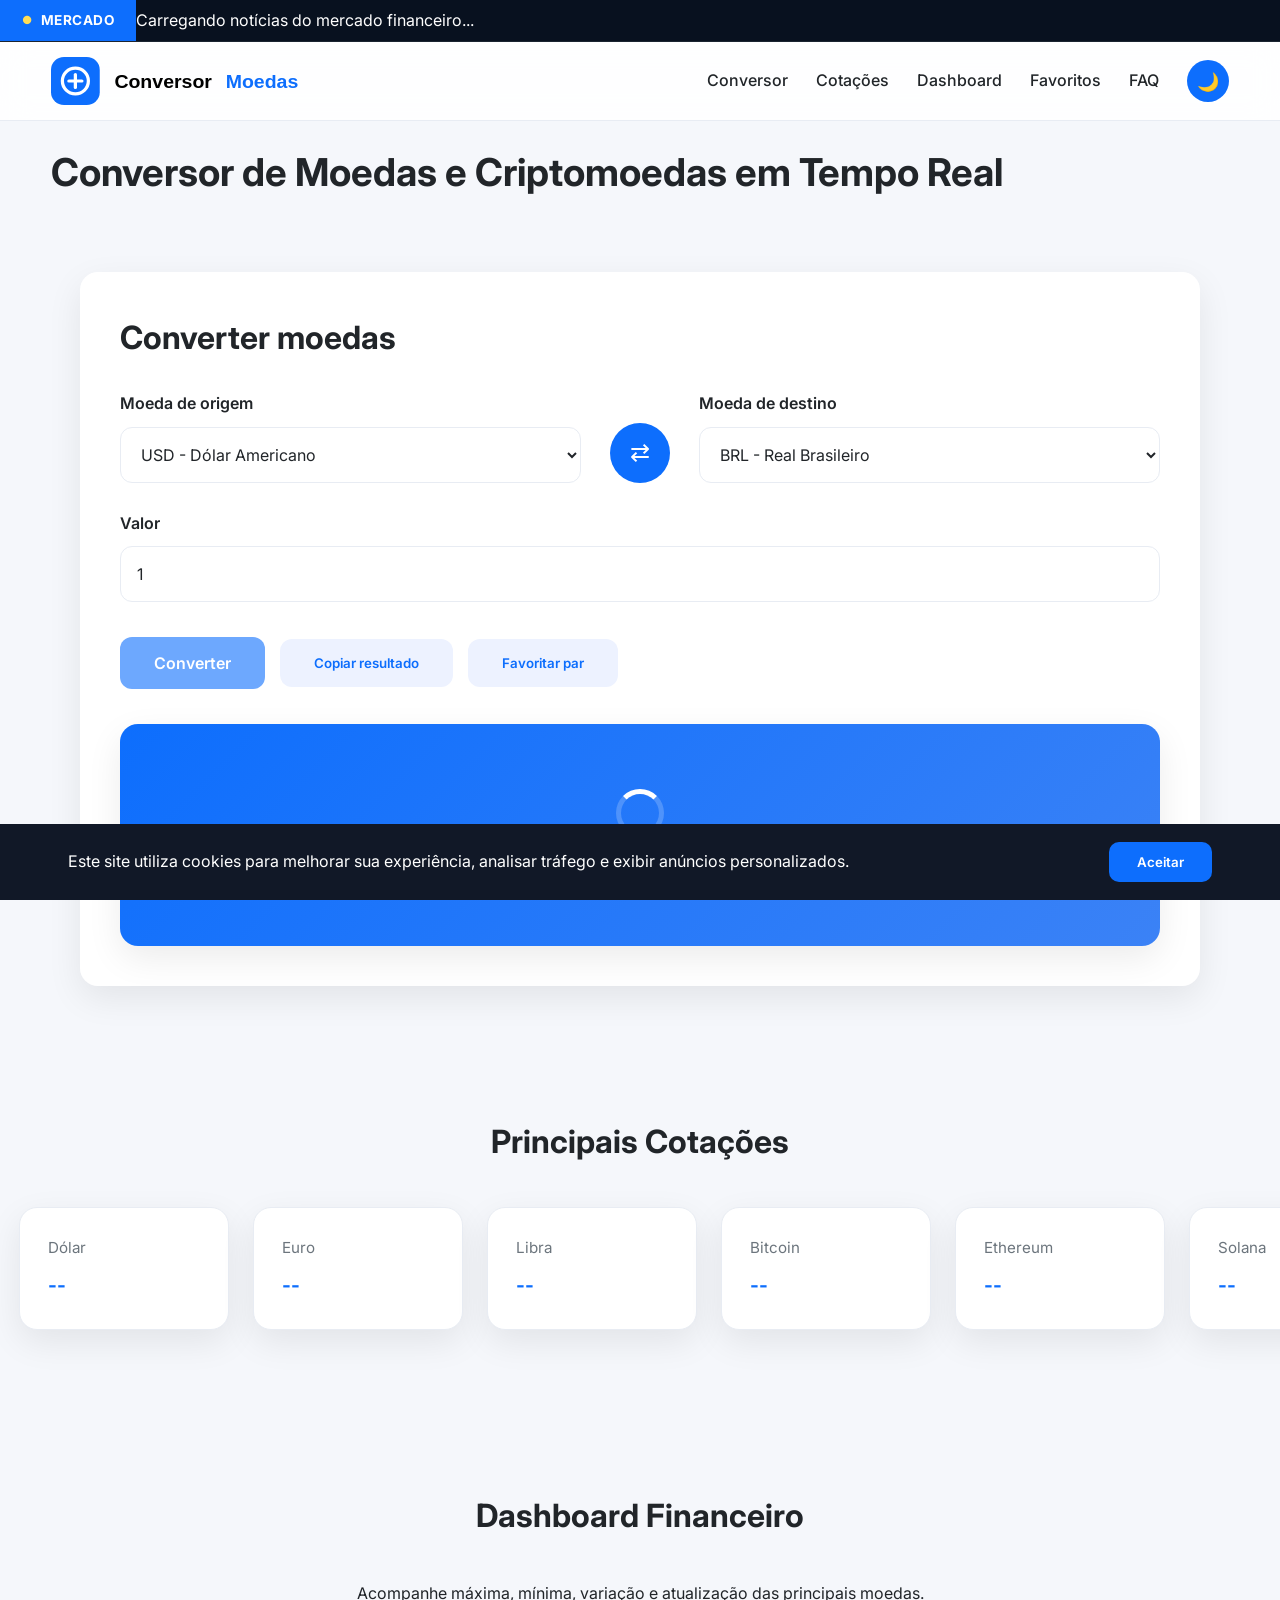
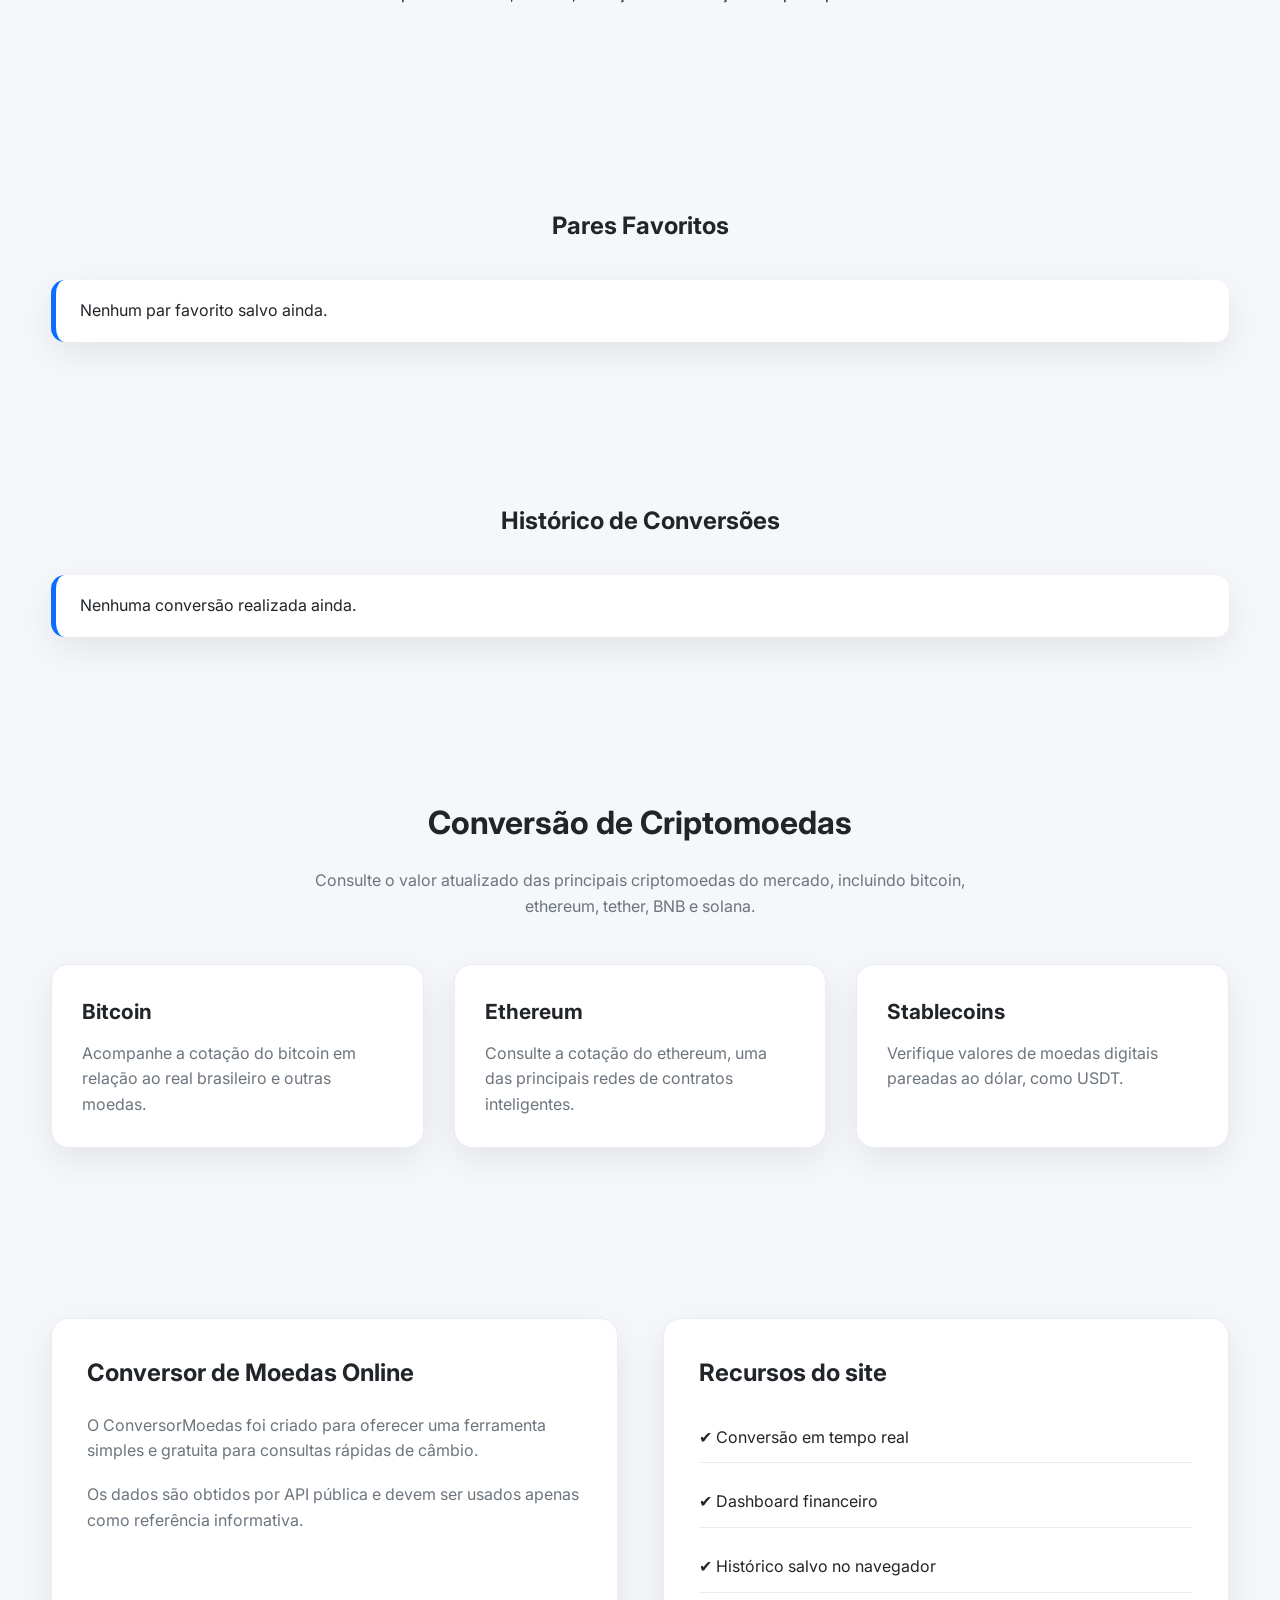
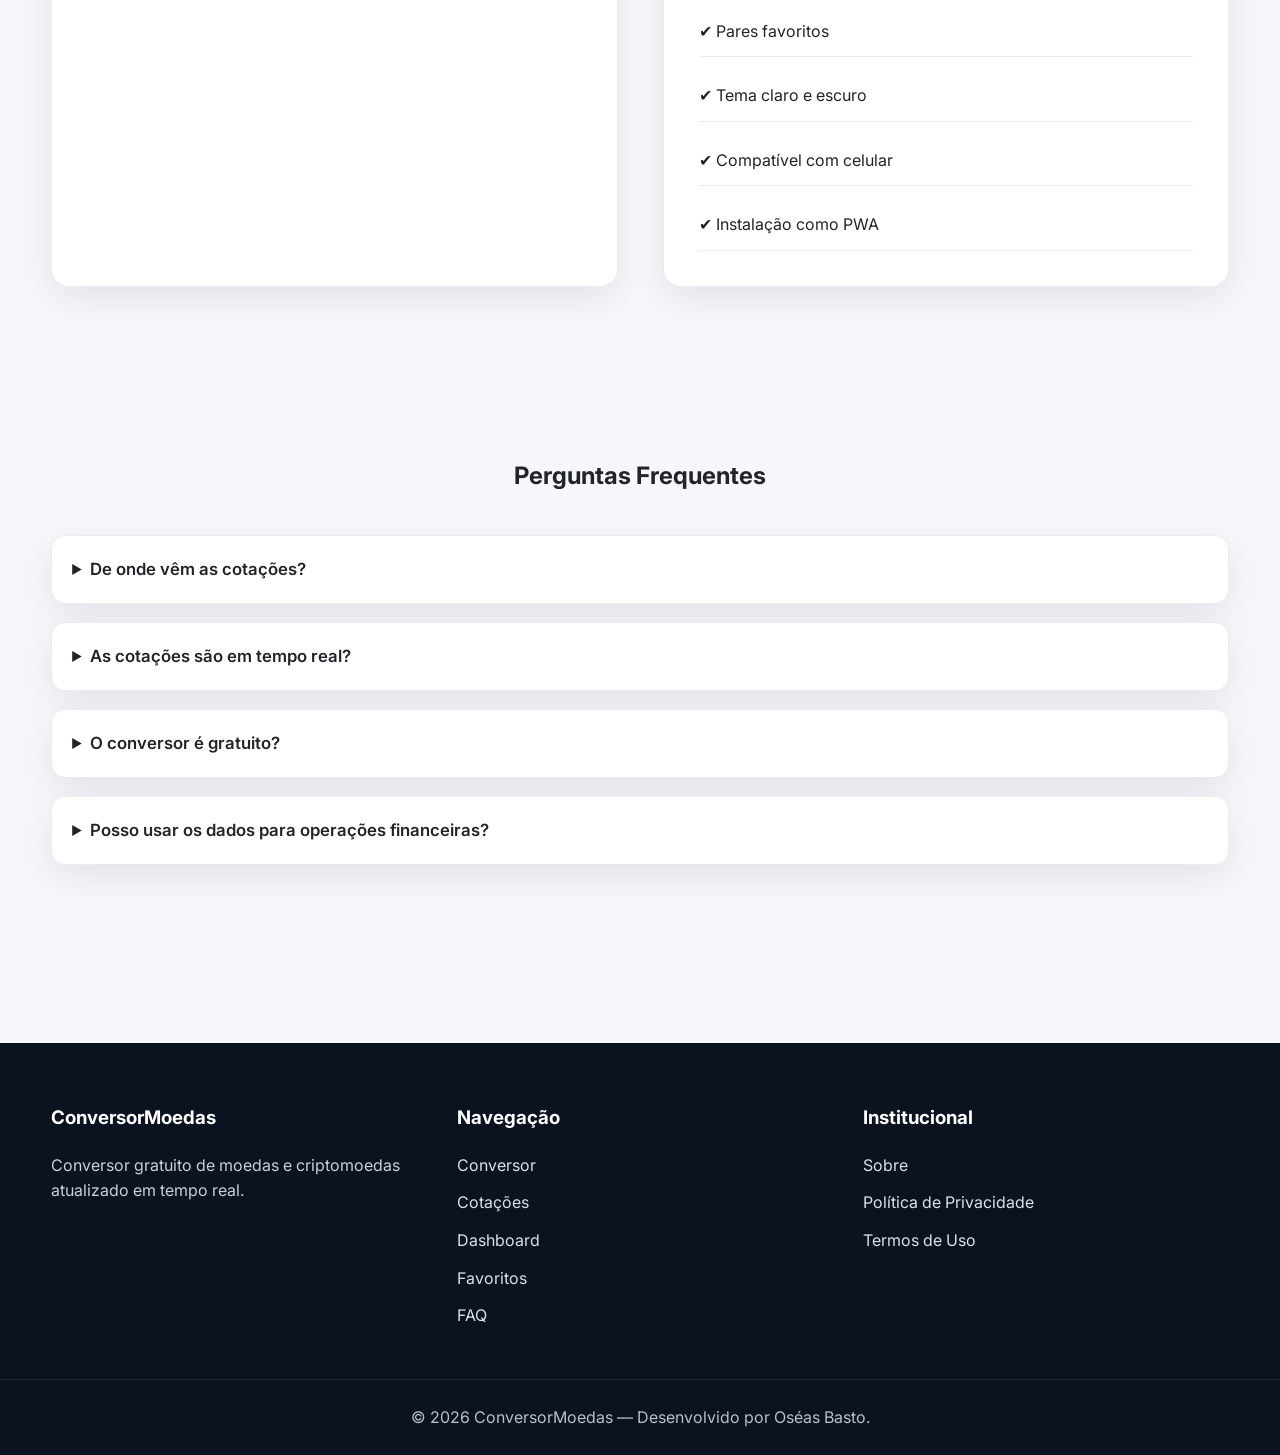
<file: index.html>
<!DOCTYPE html>
<html lang="pt-BR">

<head>
    <meta charset="UTF-8">
    <meta http-equiv="X-UA-Compatible" content="IE=edge">

    <meta name="viewport" content="width=device-width, initial-scale=1.0">
	<meta name="google-adsense-account" content="ca-pub-1789274466160316">

    <title>Conversor de Moedas Online | Dólar, Euro, Bitcoin e Criptomoedas</title>

    <meta name="description"
        content="Conversor de moedas online gratuito com cotações em tempo real. Converta dólar, euro, libra, real brasileiro, bitcoin, ethereum e diversas criptomoedas.">

    <meta name="keywords"
        content="conversor de moedas, cotação do dólar, dólar hoje, euro hoje, bitcoin, ethereum, criptomoedas, câmbio, real brasileiro, conversor online">

    <meta name="author" content="Oséas Basto">
    <meta name="robots" content="index,follow">
	<meta name="google-site-verification" content="9PEkSAeF8zlzKBSfvxKc2YqwRIOSFqVloyDVzRHz0YI" />
    <meta name="theme-color" content="#0d6efd">
	
    <link rel="canonical" href="https://conversordemoedas.top/">

    <!-- Open Graph -->
    <meta property="og:type" content="website">
    <meta property="og:locale" content="pt_BR">
    <meta property="og:title" content="Conversor de Moedas Online">
    <meta property="og:description"
        content="Converta moedas e criptomoedas em tempo real com cotações atualizadas automaticamente.">
    <meta property="og:url" content="https://conversordemoedas.top/">
    <meta property="og:image" content="https://conversordemoedas.top/assets/preview.jpg">

    <!-- Twitter / X -->
    <meta name="twitter:card" content="summary_large_image">
    <meta name="twitter:title" content="Conversor de Moedas Online">
    <meta name="twitter:description"
        content="Conversor gratuito de moedas e criptomoedas em tempo real.">
    <meta name="twitter:image" content="https://conversordemoedas.top/assets/preview.jpg">

    <!-- Favicons / PWA -->
    <link rel="icon" href="assets/favicon.ico">
    <link rel="apple-touch-icon" href="assets/apple-touch-icon.png">
    <link rel="manifest" href="site.webmanifest">

    <!-- Google Fonts -->
    <link rel="preconnect" href="https://fonts.googleapis.com">
    <link rel="preconnect" href="https://fonts.gstatic.com" crossorigin>

    <link
        href="https://fonts.googleapis.com/css2?family=Inter:wght@300;400;500;600;700;800&display=swap"
        rel="stylesheet">

    <!-- CSS -->
    <link rel="stylesheet" href="css/styles.css">

    <!-- Google Analytics GA4 -->
    <!-- Troque G-XXXXXXXXXX pelo seu ID real do Google Analytics -->
    <script async src="https://www.googletagmanager.com/gtag/js?id=G-XXXXXXXXXX"></script>

    <script>
        window.dataLayer = window.dataLayer || [];

        function gtag() {
            dataLayer.push(arguments);
        }

        gtag("js", new Date());
        gtag("config", "G-XXXXXXXXXX");
    </script>

    <!-- Google AdSense -->
    <!-- O client já está configurado com seu código informado anteriormente -->
    <script async
        src="https://pagead2.googlesyndication.com/pagead/js/adsbygoogle.js?client=ca-pub-1789274466160316"
        crossorigin="anonymous"></script>

    <!-- Schema.org -->
    <script type="application/ld+json">
    {
        "@context": "https://schema.org",
        "@type": "WebApplication",
        "name": "Conversor de Moedas",
        "url": "https://oseas-basto.github.io/conversor_moedas/",
        "description": "Conversor de moedas online gratuito com cotações em tempo real.",
        "applicationCategory": "FinanceApplication",
        "operatingSystem": "Web",
        "author": {
            "@type": "Person",
            "name": "Oséas Basto"
        },
        "offers": {
            "@type": "Offer",
            "price": "0",
            "priceCurrency": "BRL"
        }
    }
    </script>
</head>

<body>

	<div class="news-ticker" aria-label="Notícias do mercado financeiro">
		<div class="news-ticker-label">
			Mercado
		</div>

		<div class="news-ticker-wrapper">
			<div id="newsTickerContent" class="news-ticker-content">
				<span>Carregando notícias do mercado financeiro...</span>
			</div>
		</div>
	</div>

    <header>
        <div class="container">

            <a href="index.html" class="logo" aria-label="Página inicial">
				<img src="assets/logo.svg" alt="Conversor de Moedas">
			</a>

            <nav aria-label="Menu principal">
                <ul>
                    <li><a href="#converter">Conversor</a></li>
                    <li><a href="#cotacoes">Cotações</a></li>
                    <li><a href="#dashboard">Dashboard</a></li>
                    <li><a href="#favoritos">Favoritos</a></li>
                    <li><a href="#faq">FAQ</a></li>

                    <li>
                        <button id="themeButton" type="button" aria-label="Alternar tema">
                            🌙
                        </button>
                    </li>
                </ul>
            </nav>

        </div>
    </header>

    <main>
	
		
        <section class="hero">
            <div class="container">

                <div class="hero-text fade-up">
                    <h2>
                        Conversor de Moedas e Criptomoedas em Tempo Real
                    </h2

                </div>

            </div>
        </section>

        <section id="converter" class="converter-section">
            <div class="container">

                <div class="converter-card fade-up">

                    <h2>Converter moedas</h2>

                    <div class="converter-grid">

                        <div class="field">
                            <label for="fromCurrency">Moeda de origem</label>

                            <select id="fromCurrency">
                                <option value="USD" data-flag="us">USD - Dólar Americano</option>
									<option value="BRL" data-flag="br">BRL - Real Brasileiro</option>
									<option value="EUR" data-flag="eu">EUR - Euro</option>
									<option value="GBP" data-flag="gb">GBP - Libra Esterlina</option>
									<option value="JPY" data-flag="jp">JPY - Iene Japonês</option>
									<option value="CHF" data-flag="ch">CHF - Franco Suíço</option>
									<option value="CAD" data-flag="ca">CAD - Dólar Canadense</option>
									<option value="AUD" data-flag="au">AUD - Dólar Australiano</option>
									<option value="NZD" data-flag="nz">NZD - Dólar Neozelandês</option>
									<option value="ARS" data-flag="ar">ARS - Peso Argentino</option>
									<option value="CLP" data-flag="cl">CLP - Peso Chileno</option>
									<option value="UYU" data-flag="uy">UYU - Peso Uruguaio</option>
									<option value="MXN" data-flag="mx">MXN - Peso Mexicano</option>
									<option value="CNY" data-flag="cn">CNY - Yuan Chinês</option>
									<option value="HKD" data-flag="hk">HKD - Dólar de Hong Kong</option>
									<option value="SGD" data-flag="sg">SGD - Dólar de Singapura</option>
									<option value="KRW" data-flag="kr">KRW - Won Sul-Coreano</option>
									<option value="INR" data-flag="in">INR - Rúpia Indiana</option>
									<option value="RUB" data-flag="ru">RUB - Rublo Russo</option>
									<option value="TRY" data-flag="tr">TRY - Lira Turca</option>
									<option value="ZAR" data-flag="za">ZAR - Rand Sul-Africano</option>
									<option value="SEK" data-flag="se">SEK - Coroa Sueca</option>
									<option value="NOK" data-flag="no">NOK - Coroa Norueguesa</option>
									<option value="DKK" data-flag="dk">DKK - Coroa Dinamarquesa</option>
									<option value="PLN" data-flag="pl">PLN - Zlóti Polonês</option>
									<option value="ILS" data-flag="il">ILS - Novo Shekel Israelense</option>
									<option value="AED" data-flag="ae">AED - Dirham dos Emirados</option>
									<option value="SAR" data-flag="sa">SAR - Riyal Saudita</option>
									<option value="QAR" data-flag="qa">QAR - Riyal Catarense</option>
									<option value="THB" data-flag="th">THB - Baht Tailandês</option>
									<option value="IDR" data-flag="id">IDR - Rupia Indonésia</option>
									<option value="MYR" data-flag="my">MYR - Ringgit Malaio</option>
									<option value="PHP" data-flag="ph">PHP - Peso Filipino</option>

									<option value="BTC" data-flag="crypto">BTC - Bitcoin</option>
									<option value="ETH" data-flag="crypto">ETH - Ethereum</option>
									<option value="USDT" data-flag="crypto">USDT - Tether</option>
									<option value="BNB" data-flag="crypto">BNB - Binance Coin</option>
									<option value="SOL" data-flag="crypto">SOL - Solana</option>
									<option value="XRP" data-flag="crypto">XRP - XRP</option>
									<option value="ADA" data-flag="crypto">ADA - Cardano</option>
									<option value="DOGE" data-flag="crypto">DOGE - Dogecoin</option>
									<option value="DOT" data-flag="crypto">DOT - Polkadot</option>
									<option value="LTC" data-flag="crypto">LTC - Litecoin</option>
									<option value="BCH" data-flag="crypto">BCH - Bitcoin Cash</option>
									<option value="LINK" data-flag="crypto">LINK - Chainlink</option>
									<option value="MATIC" data-flag="crypto">MATIC - Polygon</option>
                            </select>
                        </div>

                        <div class="swap">
                            <button id="swapCurrencies" type="button" aria-label="Inverter moedas">
                                ⇄
                            </button>
                        </div>

                        <div class="field">
                            <label for="toCurrency">Moeda de destino</label>

                            <select id="toCurrency">
                                <option value="BRL" data-flag="br">BRL - Real Brasileiro</option>
									<option value="USD" data-flag="us">USD - Dólar Americano</option>
									<option value="EUR" data-flag="eu">EUR - Euro</option>
									<option value="GBP" data-flag="gb">GBP - Libra Esterlina</option>
									<option value="JPY" data-flag="jp">JPY - Iene Japonês</option>
									<option value="CHF" data-flag="ch">CHF - Franco Suíço</option>
									<option value="CAD" data-flag="ca">CAD - Dólar Canadense</option>
									<option value="AUD" data-flag="au">AUD - Dólar Australiano</option>
									<option value="NZD" data-flag="nz">NZD - Dólar Neozelandês</option>
									<option value="ARS" data-flag="ar">ARS - Peso Argentino</option>
									<option value="CLP" data-flag="cl">CLP - Peso Chileno</option>
									<option value="UYU" data-flag="uy">UYU - Peso Uruguaio</option>
									<option value="MXN" data-flag="mx">MXN - Peso Mexicano</option>
									<option value="CNY" data-flag="cn">CNY - Yuan Chinês</option>
									<option value="HKD" data-flag="hk">HKD - Dólar de Hong Kong</option>
									<option value="SGD" data-flag="sg">SGD - Dólar de Singapura</option>
									<option value="KRW" data-flag="kr">KRW - Won Sul-Coreano</option>
									<option value="INR" data-flag="in">INR - Rúpia Indiana</option>
									<option value="RUB" data-flag="ru">RUB - Rublo Russo</option>
									<option value="TRY" data-flag="tr">TRY - Lira Turca</option>
									<option value="ZAR" data-flag="za">ZAR - Rand Sul-Africano</option>
									<option value="SEK" data-flag="se">SEK - Coroa Sueca</option>
									<option value="NOK" data-flag="no">NOK - Coroa Norueguesa</option>
									<option value="DKK" data-flag="dk">DKK - Coroa Dinamarquesa</option>
									<option value="PLN" data-flag="pl">PLN - Zlóti Polonês</option>
									<option value="ILS" data-flag="il">ILS - Novo Shekel Israelense</option>
									<option value="AED" data-flag="ae">AED - Dirham dos Emirados</option>
									<option value="SAR" data-flag="sa">SAR - Riyal Saudita</option>
									<option value="QAR" data-flag="qa">QAR - Riyal Catarense</option>
									<option value="THB" data-flag="th">THB - Baht Tailandês</option>
									<option value="IDR" data-flag="id">IDR - Rupia Indonésia</option>
									<option value="MYR" data-flag="my">MYR - Ringgit Malaio</option>
									<option value="PHP" data-flag="ph">PHP - Peso Filipino</option>
                            </select>
                        </div>

                    </div>

                    <div class="field amount">
                        <label for="amount">Valor</label>

                        <input
                            type="number"
                            id="amount"
                            placeholder="Digite um valor"
                            value="1"
                            min="0"
                            step="0.01">
                    </div>

                    <div class="actions">
                        <button id="convertButton" type="button" class="btn-primary">
                            Converter
                        </button>

                        <button id="copyButton" type="button" class="btn-secondary">
                            Copiar resultado
                        </button>

                        <button id="favoriteButton" type="button" class="btn-secondary">
                            Favoritar par
                        </button>
                    </div>

                    <div class="result-card">

                        <div class="loading hidden" id="loading">
                            <div class="spinner"></div>
                            <p>Consultando cotação...</p>
                        </div>

                        <div id="resultContainer">
                            <h3>Resultado</h3>

                            <h2 id="resultValue">--</h2>

                            <div class="quotation">

                                <div>
                                    <span>Cotação</span>
                                    <strong id="exchangeRate">--</strong>
                                </div>

                                <div>
                                    <span>Máxima</span>
                                    <strong id="highValue">--</strong>
                                </div>

                                <div>
                                    <span>Mínima</span>
                                    <strong id="lowValue">--</strong>
                                </div>

                            </div>

                            <p id="lastUpdate" class="last-update">
                                Última atualização: --
                            </p>
                        </div>

                    </div>

                </div>

            </div>
        </section>

        <section id="cotacoes" class="market-section">
            <div class="container">

                <h2>Principais Cotações</h2>

                <div class="market-grid">

                    <article class="market-card">
                        <span>Dólar</span>
                        <strong id="usdPrice">--</strong>
                    </article>

                    <article class="market-card">
                        <span>Euro</span>
                        <strong id="eurPrice">--</strong>
                    </article>

                    <article class="market-card">
                        <span>Libra</span>
                        <strong id="gbpPrice">--</strong>
                    </article>

                    <article class="market-card">
                        <span>Bitcoin</span>
                        <strong id="btcPrice">--</strong>
                    </article>

                    <article class="market-card">
                        <span>Ethereum</span>
                        <strong id="ethPrice">--</strong>
                    </article>

                    <article class="market-card">
                        <span>Solana</span>
                        <strong id="solPrice">--</strong>
                    </article>

                </div>

            </div>
        </section>

        <section id="dashboard" class="market-section">
            <div class="container">

                <h2>Dashboard Financeiro</h2>

                <p class="text-center mb-4">
                    Acompanhe máxima, mínima, variação e atualização das principais moedas.
                </p>

                <div id="dashboardList" class="market-grid"></div>

            </div>
        </section>

        <section id="favoritos" class="history-section">
            <div class="container">

                <h2>Pares Favoritos</h2>

                <div id="favoritesList" class="history-list"></div>

            </div>
        </section>

        <section class="history-section">
            <div class="container">

                <h2>Histórico de Conversões</h2>

                <div id="historyList" class="history-list"></div>

            </div>
        </section>

        <section class="info-section">
            <div class="container">

                <h2>Conversão de Criptomoedas</h2>

                <p>
                    Consulte o valor atualizado das principais criptomoedas do mercado,
                    incluindo bitcoin, ethereum, tether, BNB e solana.
                </p>

                <div class="features">

                    <article>
                        <h3>Bitcoin</h3>
                        <p>
                            Acompanhe a cotação do bitcoin em relação ao real brasileiro
                            e outras moedas.
                        </p>
                    </article>

                    <article>
                        <h3>Ethereum</h3>
                        <p>
                            Consulte a cotação do ethereum, uma das principais redes de
                            contratos inteligentes.
                        </p>
                    </article>

                    <article>
                        <h3>Stablecoins</h3>
                        <p>
                            Verifique valores de moedas digitais pareadas ao dólar,
                            como USDT.
                        </p>
                    </article>

                </div>

            </div>
        </section>

        <section class="about-section">
            <div class="container">

                <div class="about-grid">

                    <article>
                        <h2>Conversor de Moedas Online</h2>

                        <p>
                            O ConversorMoedas foi criado para oferecer uma ferramenta
                            simples e gratuita para consultas rápidas de câmbio.
                        </p>

                        <p>
                            Os dados são obtidos por API pública e devem ser usados
                            apenas como referência informativa.
                        </p>
                    </article>

                    <article>
                        <h2>Recursos do site</h2>

                        <ul class="resource-list">
                            <li>✔ Conversão em tempo real</li>
                            <li>✔ Dashboard financeiro</li>
                            <li>✔ Histórico salvo no navegador</li>
                            <li>✔ Pares favoritos</li>
                            <li>✔ Tema claro e escuro</li>
                            <li>✔ Compatível com celular</li>
                            <li>✔ Instalação como PWA</li>
                        </ul>
                    </article>

                </div>

            </div>
        </section>

        <section id="faq" class="faq-section">
            <div class="container">

                <h2>Perguntas Frequentes</h2>

                <details>
                    <summary>De onde vêm as cotações?</summary>
                    <p>
                        As cotações são obtidas através da AwesomeAPI, uma API pública
                        de dados financeiros.
                    </p>
                </details>

                <details>
                    <summary>As cotações são em tempo real?</summary>
                    <p>
                        As informações são atualizadas periodicamente conforme a
                        disponibilidade da API.
                    </p>
                </details>

                <details>
                    <summary>O conversor é gratuito?</summary>
                    <p>
                        Sim. O uso do ConversorMoedas é gratuito.
                    </p>
                </details>

                <details>
                    <summary>Posso usar os dados para operações financeiras?</summary>
                    <p>
                        Os dados são apenas informativos. Antes de realizar operações
                        financeiras, consulte bancos, corretoras ou instituições autorizadas.
                    </p>
                </details>

            </div>
        </section>

    </main>

    <footer>
        <div class="container footer-grid">

            <div>
                <h3>ConversorMoedas</h3>

                <p>
                    Conversor gratuito de moedas e criptomoedas atualizado em tempo real.
                </p>
            </div>

            <div>
                <h3>Navegação</h3>

                <ul>
                    <li><a href="#converter">Conversor</a></li>
                    <li><a href="#cotacoes">Cotações</a></li>
                    <li><a href="#dashboard">Dashboard</a></li>
                    <li><a href="#favoritos">Favoritos</a></li>
                    <li><a href="#faq">FAQ</a></li>
                </ul>
            </div>

            <div>
                <h3>Institucional</h3>

                <ul>
                    <li><a href="sobre.html">Sobre</a></li>
                    <li><a href="politica-privacidade.html">Política de Privacidade</a></li>
                    <li><a href="termos-uso.html">Termos de Uso</a></li>
                </ul>
            </div>

        </div>

        <div class="copyright">
            <p>
                © 2026 ConversorMoedas — Desenvolvido por Oséas Basto.
            </p>
        </div>
    </footer>

    <button
        id="backToTop"
        class="back-to-top"
        type="button"
        aria-label="Voltar ao topo">
        ↑
    </button>

    <div id="cookieBanner" class="cookie-banner">
        <div class="cookie-content">

            <p>
                Este site utiliza cookies para melhorar sua experiência,
                analisar tráfego e exibir anúncios personalizados.
            </p>

            <button id="acceptCookies" type="button">
                Aceitar
            </button>

        </div>
    </div>

    <!-- JavaScript -->
    <script defer src="js/api.js"></script>
	<script defer src="js/ui.js"></script>
	<script defer src="js/history.js"></script>
	<script defer src="js/favorites.js"></script>
	<script defer src="js/theme.js"></script>
	<script defer src="js/dashboard.js"></script>
	<script defer src="js/converter.js"></script>
	<script defer src="js/news.js"></script>
	<script defer src="js/app.js"></script>
	

</body>

</html>
</file>
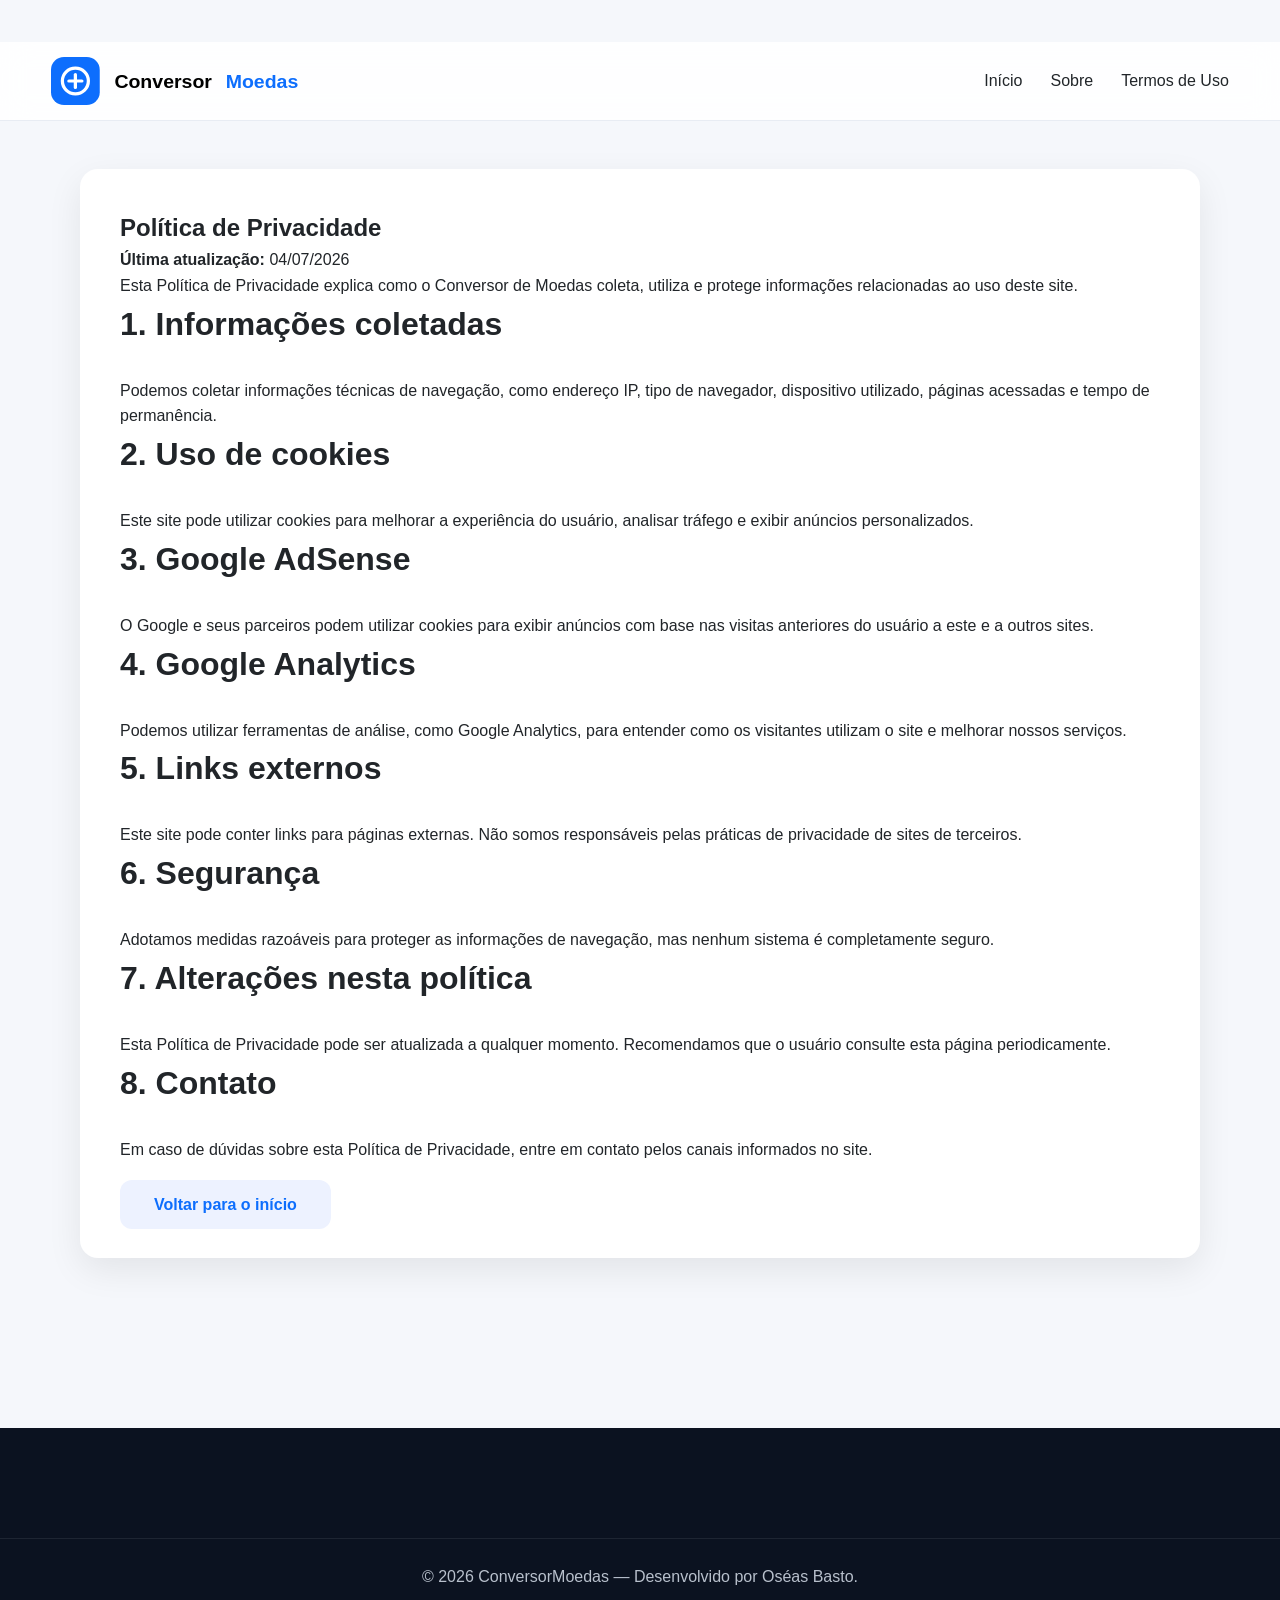
<file: politica-privacidade.html>
<!DOCTYPE html>
<html lang="pt-BR">
<head>
    <meta charset="UTF-8">
    <meta name="viewport" content="width=device-width, initial-scale=1.0">
    <title>Política de Privacidade | Conversor de Moedas</title>
    <meta name="description" content="Política de Privacidade do Conversor de Moedas. Entenda como cookies, anúncios e dados de navegação são utilizados.">
    <link rel="canonical" href="https://oseas-basto.github.io/conversor-moedas/politica-privacidade.html">
    <link rel="stylesheet" href="css/styles.css">
    <link rel="icon" href="assets/favicon.ico">
</head>
<body>

<header>
    <div class="container">
        <div class="logo">
            <img src="assets/logo.svg" alt="Conversor de Moedas">

        </div>

        <nav>
            <ul>
                <li><a href="index.html">Início</a></li>
                <li><a href="sobre.html">Sobre</a></li>
                <li><a href="termos-uso.html">Termos de Uso</a></li>
            </ul>
        </nav>
    </div>
</header>

<main class="about-section">
    <div class="container">
        <article class="converter-card">
            <h1>Política de Privacidade</h1>

            <p><strong>Última atualização:</strong> 04/07/2026</p>

            <p>
                Esta Política de Privacidade explica como o Conversor de Moedas coleta,
                utiliza e protege informações relacionadas ao uso deste site.
            </p>

            <h2>1. Informações coletadas</h2>
            <p>
                Podemos coletar informações técnicas de navegação, como endereço IP,
                tipo de navegador, dispositivo utilizado, páginas acessadas e tempo de permanência.
            </p>

            <h2>2. Uso de cookies</h2>
            <p>
                Este site pode utilizar cookies para melhorar a experiência do usuário,
                analisar tráfego e exibir anúncios personalizados.
            </p>

            <h2>3. Google AdSense</h2>
            <p>
                O Google e seus parceiros podem utilizar cookies para exibir anúncios
                com base nas visitas anteriores do usuário a este e a outros sites.
            </p>

            <h2>4. Google Analytics</h2>
            <p>
                Podemos utilizar ferramentas de análise, como Google Analytics, para entender
                como os visitantes utilizam o site e melhorar nossos serviços.
            </p>

            <h2>5. Links externos</h2>
            <p>
                Este site pode conter links para páginas externas. Não somos responsáveis
                pelas práticas de privacidade de sites de terceiros.
            </p>

            <h2>6. Segurança</h2>
            <p>
                Adotamos medidas razoáveis para proteger as informações de navegação,
                mas nenhum sistema é completamente seguro.
            </p>

            <h2>7. Alterações nesta política</h2>
            <p>
                Esta Política de Privacidade pode ser atualizada a qualquer momento.
                Recomendamos que o usuário consulte esta página periodicamente.
            </p>

            <h2>8. Contato</h2>
            <p>
                Em caso de dúvidas sobre esta Política de Privacidade, entre em contato
                pelos canais informados no site.
            </p>

            <p class="mt-3">
                <a class="btn-secondary" href="index.html">Voltar para o início</a>
            </p>
        </article>
    </div>
</main>

<footer>
    <div class="copyright">
        <p>© 2026 ConversorMoedas — Desenvolvido por Oséas Basto.</p>
    </div>
</footer>

</body>
</html>
</file>
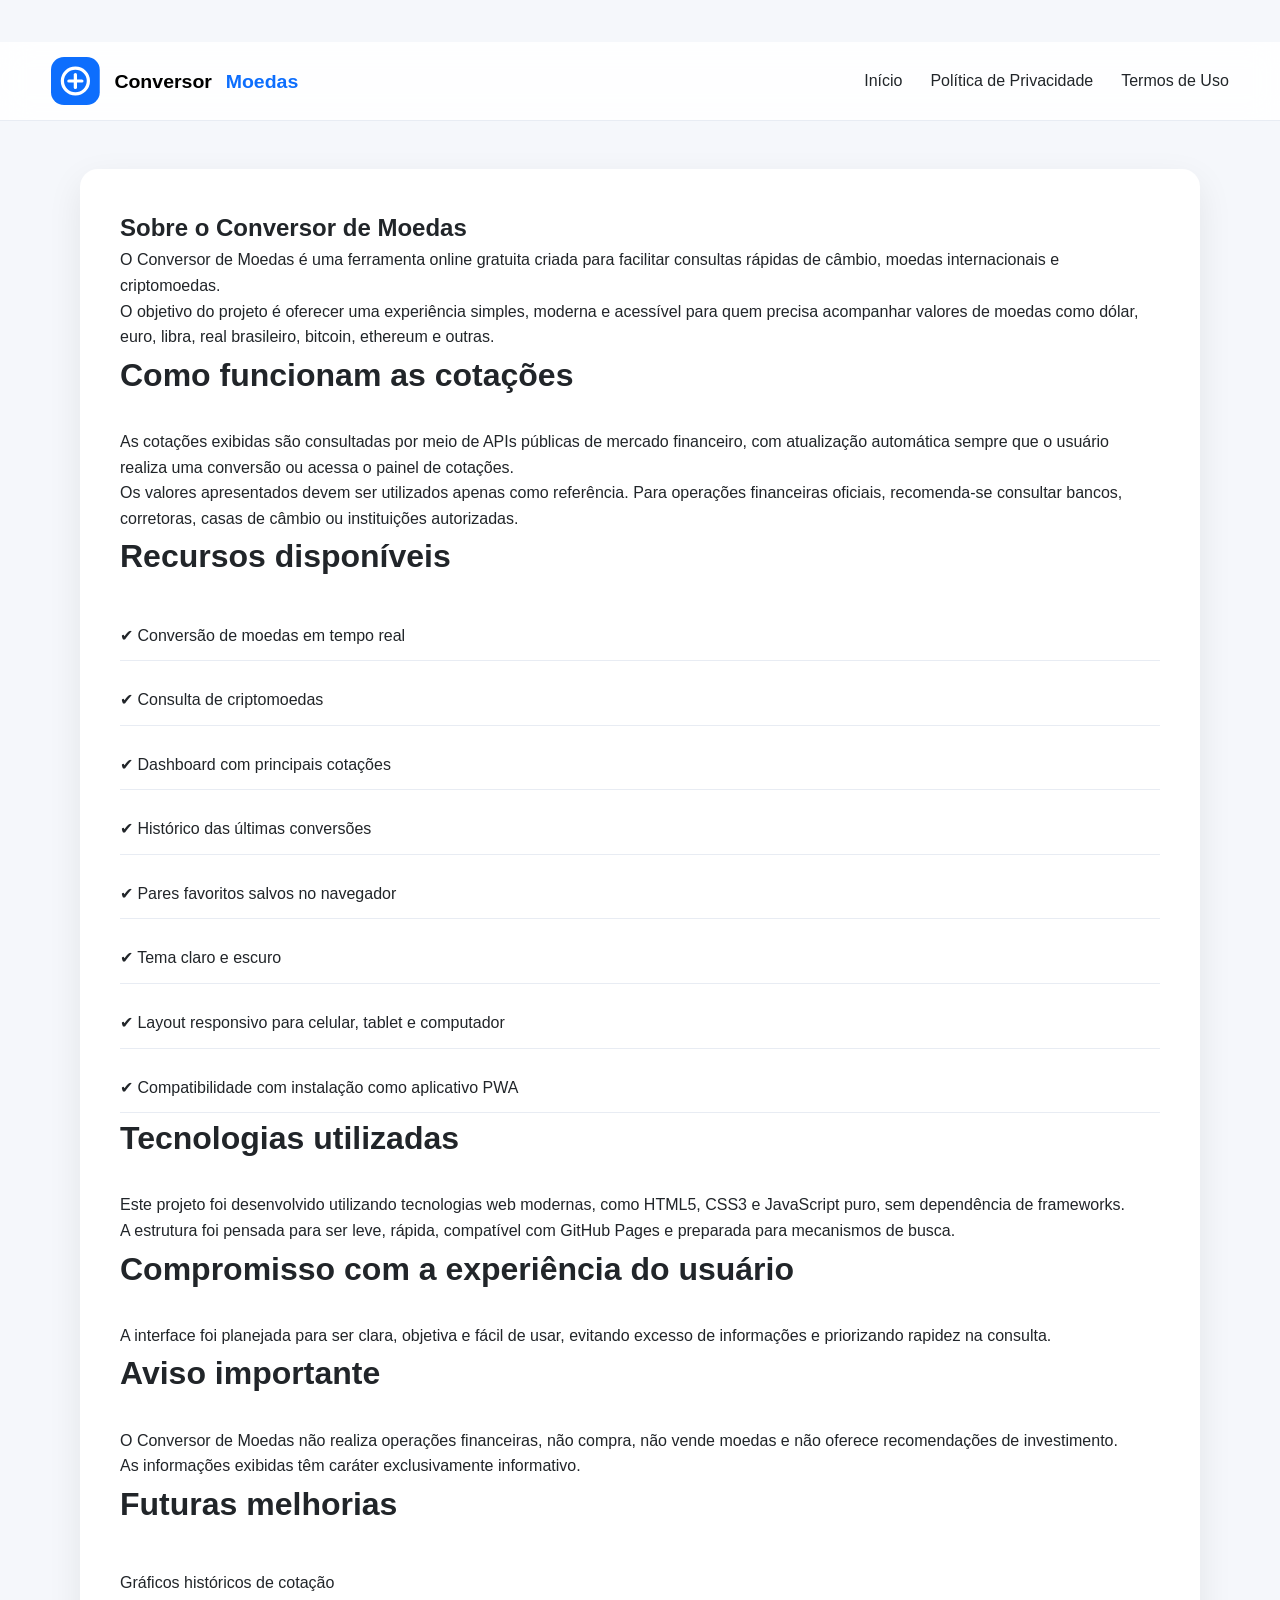
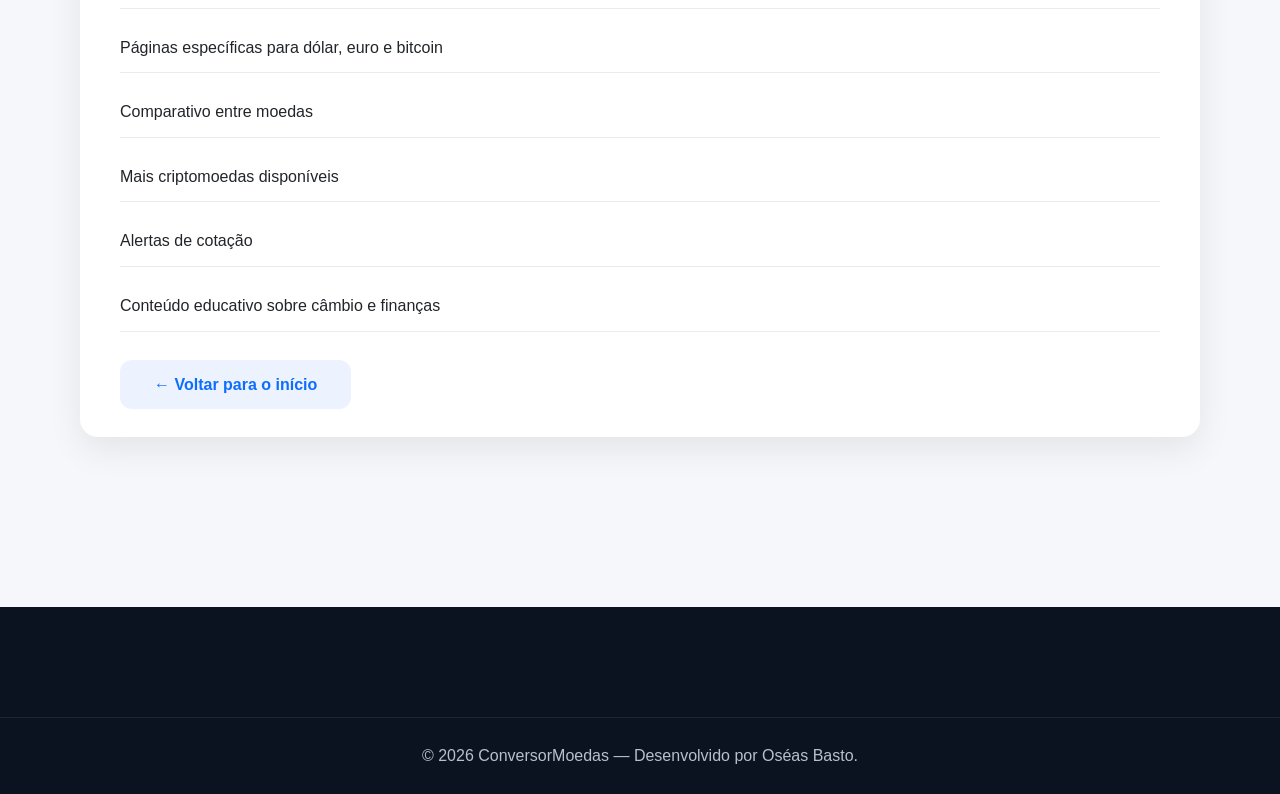
<file: sobre.html>
<!DOCTYPE html>
<html lang="pt-BR">

<head>
    <meta charset="UTF-8">

    <meta name="viewport"
        content="width=device-width, initial-scale=1.0">

    <title>Sobre | Conversor de Moedas</title>

    <meta name="description"
        content="Conheça o Conversor de Moedas, uma ferramenta gratuita para consultar cotações de moedas e criptomoedas em tempo real.">

    <meta name="robots"
        content="index,follow">

    <meta name="author"
        content="Oséas Basto">

    <link rel="canonical"
        href="https://oseas-basto.github.io/conversor-moedas/sobre.html">

    <link rel="stylesheet"
        href="css/styles.css">

    <link rel="icon"
        href="assets/favicon.ico">
</head>

<body>

<header>
    <div class="container">
        <div class="logo">
            <img src="assets/logo.svg" alt="Conversor de Moedas">

        </div>

        <nav>
            <ul>
                <li><a href="index.html">Início</a></li>
                <li><a href="politica-privacidade.html">Política de Privacidade</a></li>
                <li><a href="termos-uso.html">Termos de Uso</a></li>
            </ul>
        </nav>
    </div>
</header>

<main class="about-section">
    <div class="container">
        <article class="converter-card">
            <h1>Sobre o Conversor de Moedas</h1>

            <p>
                O Conversor de Moedas é uma ferramenta online gratuita criada para
                facilitar consultas rápidas de câmbio, moedas internacionais e
                criptomoedas.
            </p>

            <p>
                O objetivo do projeto é oferecer uma experiência simples, moderna
                e acessível para quem precisa acompanhar valores de moedas como
                dólar, euro, libra, real brasileiro, bitcoin, ethereum e outras.
            </p>

            <h2>Como funcionam as cotações</h2>

            <p>
                As cotações exibidas são consultadas por meio de APIs públicas de
                mercado financeiro, com atualização automática sempre que o usuário
                realiza uma conversão ou acessa o painel de cotações.
            </p>

            <p>
                Os valores apresentados devem ser utilizados apenas como referência.
                Para operações financeiras oficiais, recomenda-se consultar bancos,
                corretoras, casas de câmbio ou instituições autorizadas.
            </p>

            <h2>Recursos disponíveis</h2>

            <ul class="resource-list">
                <li>✔ Conversão de moedas em tempo real</li>
                <li>✔ Consulta de criptomoedas</li>
                <li>✔ Dashboard com principais cotações</li>
                <li>✔ Histórico das últimas conversões</li>
                <li>✔ Pares favoritos salvos no navegador</li>
                <li>✔ Tema claro e escuro</li>
                <li>✔ Layout responsivo para celular, tablet e computador</li>
                <li>✔ Compatibilidade com instalação como aplicativo PWA</li>
            </ul>

            <h2>Tecnologias utilizadas</h2>

            <p>
                Este projeto foi desenvolvido utilizando tecnologias web modernas,
                como HTML5, CSS3 e JavaScript puro, sem dependência de frameworks.
            </p>

            <p>
                A estrutura foi pensada para ser leve, rápida, compatível com
                GitHub Pages e preparada para mecanismos de busca.
            </p>

            <h2>Compromisso com a experiência do usuário</h2>

            <p>
                A interface foi planejada para ser clara, objetiva e fácil de usar,
                evitando excesso de informações e priorizando rapidez na consulta.
            </p>

            <h2>Aviso importante</h2>

            <p>
                O Conversor de Moedas não realiza operações financeiras, não compra,
                não vende moedas e não oferece recomendações de investimento.
            </p>

            <p>
                As informações exibidas têm caráter exclusivamente informativo.
            </p>

            <h2>Futuras melhorias</h2>

            <ul class="resource-list">
                <li>Gráficos históricos de cotação</li>
                <li>Páginas específicas para dólar, euro e bitcoin</li>
                <li>Comparativo entre moedas</li>
                <li>Mais criptomoedas disponíveis</li>
                <li>Alertas de cotação</li>
                <li>Conteúdo educativo sobre câmbio e finanças</li>
            </ul>

            <div class="mt-4">
                <a href="index.html" class="btn-secondary">
                    ← Voltar para o início
                </a>
            </div>
        </article>
    </div>
</main>

<footer>
    <div class="copyright">
        <p>
            © 2026 ConversorMoedas —
            Desenvolvido por Oséas Basto.
        </p>
    </div>
</footer>

</body>

</html>
</file>
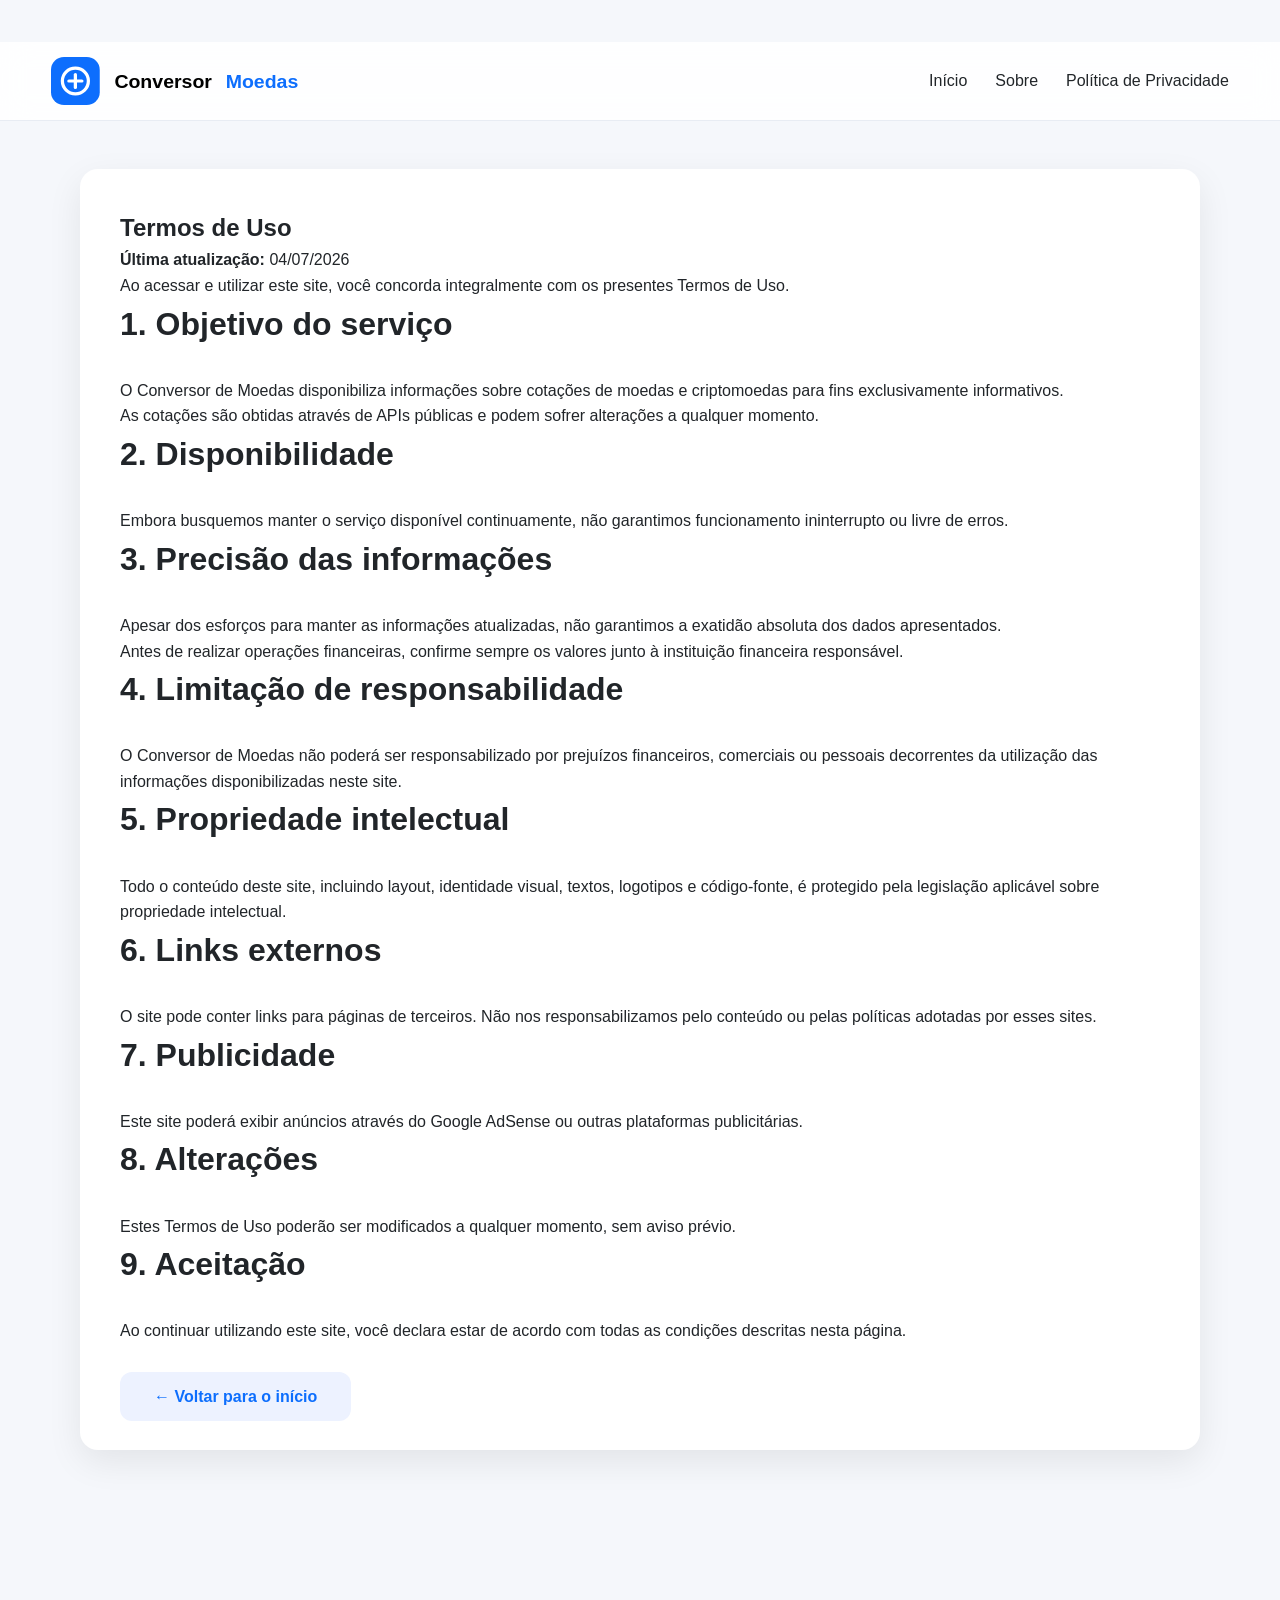
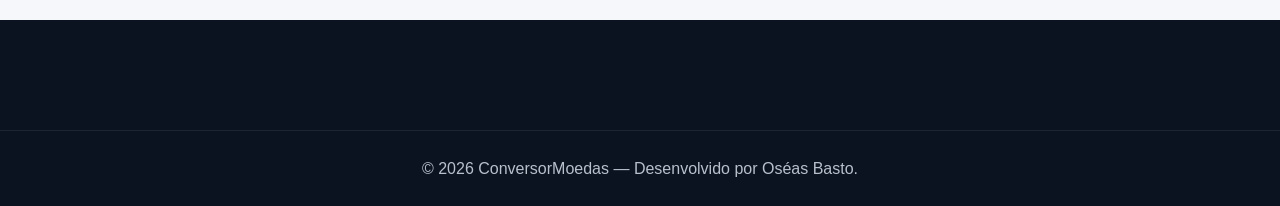
<file: termos-uso.html>
<!DOCTYPE html>
<html lang="pt-BR">

<head>

    <meta charset="UTF-8">

    <meta name="viewport"
        content="width=device-width, initial-scale=1.0">

    <title>Termos de Uso | Conversor de Moedas</title>

    <meta name="description"
        content="Conheça os Termos de Uso do Conversor de Moedas e as condições para utilização do serviço.">

    <meta name="robots"
        content="index,follow">

    <meta name="author"
        content="Oséas Basto">

    <link rel="canonical"
        href="https://oseas-basto.github.io/conversor-moedas/termos-uso.html">

    <link rel="stylesheet"
        href="css/styles.css">

    <link rel="icon"
        href="assets/favicon.ico">

</head>

<body>

<header>

    <div class="container">

        <div class="logo">

            <img
                src="assets/logo.svg"
                alt="Conversor de Moedas">


        </div>

        <nav>

            <ul>

                <li>

                    <a href="index.html">

                        Início

                    </a>

                </li>

                <li>

                    <a href="sobre.html">

                        Sobre

                    </a>

                </li>

                <li>

                    <a href="politica-privacidade.html">

                        Política de Privacidade

                    </a>

                </li>

            </ul>

        </nav>

    </div>

</header>

<main class="about-section">

    <div class="container">

        <article class="converter-card">

            <h1>

                Termos de Uso

            </h1>

            <p>

                <strong>

                    Última atualização:

                </strong>

                04/07/2026

            </p>

            <p>

                Ao acessar e utilizar este site, você concorda integralmente
                com os presentes Termos de Uso.

            </p>

            <h2>

                1. Objetivo do serviço

            </h2>

            <p>

                O Conversor de Moedas disponibiliza informações sobre
                cotações de moedas e criptomoedas para fins exclusivamente
                informativos.

            </p>

            <p>

                As cotações são obtidas através de APIs públicas e podem sofrer
                alterações a qualquer momento.

            </p>

            <h2>

                2. Disponibilidade

            </h2>

            <p>

                Embora busquemos manter o serviço disponível continuamente,
                não garantimos funcionamento ininterrupto ou livre de erros.

            </p>

            <h2>

                3. Precisão das informações

            </h2>

            <p>

                Apesar dos esforços para manter as informações atualizadas,
                não garantimos a exatidão absoluta dos dados apresentados.

            </p>

            <p>

                Antes de realizar operações financeiras, confirme sempre os
                valores junto à instituição financeira responsável.

            </p>

            <h2>

                4. Limitação de responsabilidade

            </h2>

            <p>

                O Conversor de Moedas não poderá ser responsabilizado por
                prejuízos financeiros, comerciais ou pessoais decorrentes da
                utilização das informações disponibilizadas neste site.

            </p>

            <h2>

                5. Propriedade intelectual

            </h2>

            <p>

                Todo o conteúdo deste site, incluindo layout, identidade visual,
                textos, logotipos e código-fonte, é protegido pela legislação
                aplicável sobre propriedade intelectual.

            </p>

            <h2>

                6. Links externos

            </h2>

            <p>

                O site pode conter links para páginas de terceiros.
                Não nos responsabilizamos pelo conteúdo ou pelas políticas
                adotadas por esses sites.

            </p>

            <h2>

                7. Publicidade

            </h2>

            <p>

                Este site poderá exibir anúncios através do Google AdSense
                ou outras plataformas publicitárias.

            </p>

            <h2>

                8. Alterações

            </h2>

            <p>

                Estes Termos de Uso poderão ser modificados a qualquer momento,
                sem aviso prévio.

            </p>

            <h2>

                9. Aceitação

            </h2>

            <p>

                Ao continuar utilizando este site, você declara estar de acordo
                com todas as condições descritas nesta página.

            </p>

            <div class="mt-4">

                <a
                    href="index.html"
                    class="btn-secondary">

                    ← Voltar para o início

                </a>

            </div>

        </article>

    </div>

</main>

<footer>

    <div class="copyright">

        <p>

            © 2026 ConversorMoedas —
            Desenvolvido por Oséas Basto.

        </p>

    </div>

</footer>

</body>

</html>
</file>
<file: css/styles.css>
/* ===========================================================
   Conversor de Moedas
   styles.css
   Parte 1/4
   Desenvolvido para GitHub Pages
=========================================================== */

/*==========================
  RESET
===========================*/

*,
*::before,
*::after{
    margin:0;
    padding:0;
    box-sizing:border-box;
}

html{
    scroll-behavior:smooth;
}

body{

    font-family:'Inter',sans-serif;

    background:#f5f7fb;

    color:#222;

    line-height:1.6;

    overflow-x:hidden;

}

/*==========================
  VARIÁVEIS
===========================*/

:root{

    --primary:#0d6efd;

    --primary-dark:#0a58ca;

    --secondary:#198754;

    --danger:#dc3545;

    --warning:#ffc107;

    --dark:#212529;

    --dark2:#343a40;

    --light:#ffffff;

    --gray:#6c757d;

    --border:#e8ecf3;

    --background:#f5f7fb;

    --card:#ffffff;

    --shadow:

        0 12px 35px rgba(0,0,0,.08);

    --radius:18px;

    --transition:.30s ease;

}

/*==========================
  DARK MODE
===========================*/

body.dark{

    --background:#111827;

    --card:#1f2937;

    --light:#1f2937;

    --dark:#f3f4f6;

    --dark2:#d1d5db;

    --border:#374151;

    --gray:#9ca3af;

}

/*==========================
  ELEMENTOS
===========================*/

body{

    background:var(--background);

    color:var(--dark);

}

img{

    max-width:100%;

    display:block;

}

a{

    text-decoration:none;

    color:inherit;

}

ul{

    list-style:none;

}

button{

    border:none;

    cursor:pointer;

    font-family:inherit;

}

input,
select{

    font-family:inherit;

}

/*==========================
  CONTAINER
===========================*/

.container{

    width:min(1200px,92%);

    margin:auto;

}

/*==========================
 HEADER
===========================*/

header{

    position:sticky;

    top:0;

    z-index:999;

    background:rgba(255,255,255,.88);

    backdrop-filter:blur(15px);

    border-bottom:1px solid var(--border);

}

body.dark header{

    background:rgba(17,24,39,.90);

}

header .container{

    display:flex;

    align-items:center;

    justify-content:space-between;

    height:78px;

}

.logo{

    display:flex;

    align-items:center;

    gap:14px;

}

.logo{
    color: var(--dark);
    overflow: visible;
    min-width: 260px;
}

body.dark .logo{
    color: #ffffff;
}

.logo img{
    width: 260px;
    height: auto;
    display: block;
}


.logo h1{

    font-size:1.35rem;

    font-weight:700;

}

.logo span{

    color:var(--primary);

}

/*==========================
 MENU
===========================*/

nav ul{

    display:flex;

    gap:28px;

    align-items:center;

}

nav a{

    font-weight:500;

    transition:var(--transition);

}

nav a:hover{

    color:var(--primary);

}

#themeButton{

    width:42px;

    height:42px;

    border-radius:50%;

    background:var(--primary);

    color:#fff;

    font-size:18px;

    transition:.3s;

}

#themeButton:hover{

    transform:rotate(180deg);

}

/*==========================
 HERO
===========================*/

.hero{

    padding:90px 0 70px;

}

.hero .container{

    display:grid;

    grid-template-columns:1fr 500px;

    gap:50px;

    align-items:center;

}

.hero h2{

    font-size:3.1rem;

    line-height:1.1;

    margin-bottom:22px;

}

.hero p{

    font-size:1.15rem;

    color:var(--gray);

    max-width:650px;

}

.hero-image{

    display:flex;

    justify-content:center;

}

/*==========================
 CONVERTER
===========================*/

.converter-section{

    padding:50px 0;

}

.converter-card{

    background:var(--card);

    border-radius:var(--radius);

    padding:40px;

    box-shadow:var(--shadow);

}

.converter-card h2{

    margin-bottom:28px;

    font-size:2rem;

}

.converter-grid{

    display:grid;

    grid-template-columns:

        1fr
        80px
        1fr;

    gap:20px;

    align-items:end;

}

.field{

    display:flex;

    flex-direction:column;

    gap:10px;

}

.field label{

    font-weight:600;

}

.field select,

.field input{

    height:56px;

    border:1px solid var(--border);

    border-radius:12px;

    padding:0 16px;

    font-size:16px;

    background:var(--light);

    color:var(--dark);

    transition:.25s;

}

.field input:focus,

.field select:focus{

    outline:none;

    border-color:var(--primary);

    box-shadow:0 0 0 4px rgba(13,110,253,.12);

}

.swap{

    display:flex;

    justify-content:center;

}

#swapCurrencies{

    width:60px;

    height:60px;

    border-radius:50%;

    background:var(--primary);

    color:#fff;

    font-size:24px;

    transition:.3s;

}

#swapCurrencies:hover{

    transform:rotate(180deg);

}

.amount{

    margin-top:28px;

}

.actions{

    margin-top:35px;

    display:flex;

    gap:15px;

    flex-wrap:wrap;

}

.btn-primary{

    background:var(--primary);

    color:#fff;

    padding:16px 34px;

    border-radius:12px;

    font-size:16px;

    font-weight:600;

    transition:.3s;

}

.btn-primary:hover{

    background:var(--primary-dark);

    transform:translateY(-2px);

}

.btn-secondary{

    background:#edf2ff;

    color:var(--primary);

    padding:16px 34px;

    border-radius:12px;

    font-weight:600;

    transition:.3s;

}

.btn-secondary:hover{

    transform:translateY(-2px);

    background:#dbe6ff;

}

/*==========================
 RESULTADO
===========================*/

.result-card{

    margin-top:35px;

    background:linear-gradient(
        135deg,
        #0d6efd,
        #3b82f6
    );

    color:#fff;

    border-radius:18px;

    padding:35px;

    box-shadow:var(--shadow);

}

.result-card h3{

    font-size:1rem;

    opacity:.85;

}

#resultValue{

    margin-top:12px;

    font-size:2.8rem;

    font-weight:700;

}

.quotation{

    margin-top:30px;

    display:grid;

    grid-template-columns:repeat(3,1fr);

    gap:20px;

}

.quotation div{

    background:rgba(255,255,255,.12);

    padding:18px;

    border-radius:12px;

}

.quotation span{

    display:block;

    opacity:.8;

    margin-bottom:6px;

    font-size:.9rem;

}

.quotation strong{

    font-size:1.25rem;

}

.last-update{

    margin-top:25px;

    opacity:.85;

    font-size:.9rem;

}

/* ===== Continuação na Parte 2/4 ===== */

/*==========================================================
  DASHBOARD DE COTAÇÕES
==========================================================*/

.market-section{

    padding:80px 0;

}

.market-section h2{

    font-size:2rem;

    margin-bottom:40px;

    text-align:center;

}

.market-grid{

    display:grid;

    grid-template-columns:repeat(auto-fit,minmax(180px,1fr));

    gap:24px;

}

.market-card{

    background:var(--card);

    border-radius:18px;

    padding:28px;

    box-shadow:var(--shadow);

    transition:var(--transition);

    border:1px solid var(--border);

}

.market-card:hover{

    transform:translateY(-8px);

    box-shadow:0 18px 45px rgba(0,0,0,.12);

}

.market-card span{

    display:block;

    color:var(--gray);

    margin-bottom:10px;

    font-size:.95rem;

}

.market-card strong{

    font-size:1.8rem;

    font-weight:700;

    color:var(--primary);

}

/*==========================================================
  CRIPTOMOEDAS
==========================================================*/

.info-section{

    padding:80px 0;

}

.info-section h2{

    text-align:center;

    margin-bottom:20px;

    font-size:2rem;

}

.info-section> .container > p{

    max-width:720px;

    margin:auto;

    text-align:center;

    color:var(--gray);

    margin-bottom:45px;

}

.features{

    display:grid;

    grid-template-columns:repeat(auto-fit,minmax(260px,1fr));

    gap:30px;

}

.features article{

    background:var(--card);

    border-radius:18px;

    padding:30px;

    border:1px solid var(--border);

    box-shadow:var(--shadow);

    transition:var(--transition);

}

.features article:hover{

    transform:translateY(-6px);

}

.features h3{

    margin-bottom:12px;

    font-size:1.3rem;

}

.features p{

    color:var(--gray);

}

/*==========================================================
 HISTÓRICO
==========================================================*/

.history-section{

    padding:80px 0;

}

.history-section h2{

    text-align:center;

    margin-bottom:35px;

}

.history-list{

    display:grid;

    gap:18px;

}

.history-item{

    background:var(--card);

    border-radius:14px;

    padding:18px 24px;

    border-left:5px solid var(--primary);

    box-shadow:var(--shadow);

    display:flex;

    justify-content:space-between;

    align-items:center;

}

.history-item small{

    color:var(--gray);

}

/*==========================================================
 FAQ
==========================================================*/

.faq-section{

    padding:80px 0;

}

.faq-section h2{

    text-align:center;

    margin-bottom:40px;

}

details{

    background:var(--card);

    border-radius:14px;

    margin-bottom:18px;

    padding:20px;

    border:1px solid var(--border);

    box-shadow:var(--shadow);

}

summary{

    cursor:pointer;

    font-weight:600;

    font-size:1.05rem;

}

details p{

    margin-top:15px;

    color:var(--gray);

}

/*==========================================================
 SOBRE
==========================================================*/

.about-section{

    padding:90px 0;

}

.about-grid{

    display:grid;

    grid-template-columns:repeat(auto-fit,minmax(350px,1fr));

    gap:45px;

}

.about-grid article{

    background:var(--card);

    border-radius:18px;

    padding:35px;

    box-shadow:var(--shadow);

    border:1px solid var(--border);

}

.about-grid h2{

    margin-bottom:20px;

}

.about-grid p{

    color:var(--gray);

    margin-bottom:18px;

}

.resource-list{

    display:grid;

    gap:14px;

}

.resource-list li{

    padding:12px 0;

    border-bottom:1px solid var(--border);

}

/*==========================================================
 FOOTER
==========================================================*/

footer{

    background:#0b1220;

    color:#fff;

    padding-top:60px;

    margin-top:80px;

}

.footer-grid{

    display:grid;

    grid-template-columns:repeat(auto-fit,minmax(250px,1fr));

    gap:40px;

}

.footer-grid h3{

    margin-bottom:20px;

}

.footer-grid p{

    color:#c9d1d9;

}

.footer-grid ul{

    display:grid;

    gap:12px;

}

.footer-grid a{

    color:#d9e2ec;

    transition:.25s;

}

.footer-grid a:hover{

    color:#4ea1ff;

}

.copyright{

    border-top:1px solid rgba(255,255,255,.08);

    margin-top:50px;

    padding:25px;

    text-align:center;

    color:#b8c0cc;

}

/*==========================================================
 LOADING
==========================================================*/

.loading{

    display:flex;

    flex-direction:column;

    align-items:center;

    justify-content:center;

    gap:18px;

    padding:30px;

}

.hidden{

    display:none;

}

.spinner{

    width:48px;

    height:48px;

    border:5px solid rgba(255,255,255,.2);

    border-top:5px solid #fff;

    border-radius:50%;

    animation:spin .9s linear infinite;

}

@keyframes spin{

    to{

        transform:rotate(360deg);

    }

}

/*==========================================================
 SKELETON LOADING
==========================================================*/

.skeleton{

    background:linear-gradient(
        90deg,
        #ececec 25%,
        #f7f7f7 50%,
        #ececec 75%
    );

    background-size:200% 100%;

    animation:skeleton 1.2s infinite linear;

}

@keyframes skeleton{

    from{

        background-position:200% 0;

    }

    to{

        background-position:-200% 0;

    }

}

/* ===== Continuação na Parte 3/4 ===== */

/*==========================================================
 ANIMAÇÕES
==========================================================*/

.fade-up{

    animation:fadeUp .7s ease both;

}

.fade-left{

    animation:fadeLeft .7s ease both;

}

.fade-right{

    animation:fadeRight .7s ease both;

}

.zoom-in{

    animation:zoomIn .5s ease both;

}

@keyframes fadeUp{

    from{

        opacity:0;

        transform:translateY(35px);

    }

    to{

        opacity:1;

        transform:translateY(0);

    }

}

@keyframes fadeLeft{

    from{

        opacity:0;

        transform:translateX(-35px);

    }

    to{

        opacity:1;

        transform:translateX(0);

    }

}

@keyframes fadeRight{

    from{

        opacity:0;

        transform:translateX(35px);

    }

    to{

        opacity:1;

        transform:translateX(0);

    }

}

@keyframes zoomIn{

    from{

        opacity:0;

        transform:scale(.8);

    }

    to{

        opacity:1;

        transform:scale(1);

    }

}

/*==========================================================
 BOTÃO VOLTAR AO TOPO
==========================================================*/

.back-to-top{

    position:fixed;

    right:30px;

    bottom:30px;

    width:55px;

    height:55px;

    border-radius:50%;

    background:var(--primary);

    color:#fff;

    font-size:22px;

    display:flex;

    align-items:center;

    justify-content:center;

    box-shadow:var(--shadow);

    transition:.3s;

    opacity:0;

    visibility:hidden;

    z-index:999;

}

.back-to-top.show{

    opacity:1;

    visibility:visible;

}

.back-to-top:hover{

    transform:translateY(-5px);

    background:var(--primary-dark);

}

/*==========================================================
 COOKIE BANNER
==========================================================*/

.cookie-banner{

    position:fixed;

    left:0;

    right:0;

    bottom:0;

    background:#111827;

    color:#fff;

    padding:18px;

    z-index:9999;

    display:none;

}

.cookie-banner.show{

    display:block;

}

.cookie-content{

    width:min(1200px,92%);

    margin:auto;

    display:flex;

    align-items:center;

    justify-content:space-between;

    gap:20px;

}

.cookie-content button{

    background:var(--primary);

    color:#fff;

    padding:12px 28px;

    border-radius:10px;

    font-weight:600;

}

.cookie-content button:hover{

    background:var(--primary-dark);

}

/*==========================================================
 ALERTAS
==========================================================*/

.alert{

    padding:16px;

    border-radius:12px;

    margin:20px 0;

    font-weight:600;

}

.alert-success{

    background:#d1fae5;

    color:#065f46;

    border-left:5px solid #10b981;

}

.alert-error{

    background:#fee2e2;

    color:#991b1b;

    border-left:5px solid #ef4444;

}

.alert-warning{

    background:#fef3c7;

    color:#92400e;

    border-left:5px solid #f59e0b;

}

/*==========================================================
 BADGES
==========================================================*/

.badge{

    display:inline-flex;

    align-items:center;

    justify-content:center;

    padding:6px 12px;

    border-radius:999px;

    font-size:.8rem;

    font-weight:600;

}

.badge-success{

    background:#dcfce7;

    color:#166534;

}

.badge-danger{

    background:#fee2e2;

    color:#991b1b;

}

.badge-primary{

    background:#dbeafe;

    color:#1d4ed8;

}

/*==========================================================
 TABELAS
==========================================================*/

.table{

    width:100%;

    border-collapse:collapse;

    background:var(--card);

    border-radius:14px;

    overflow:hidden;

    box-shadow:var(--shadow);

}

.table th{

    background:var(--primary);

    color:#fff;

    padding:16px;

    text-align:left;

}

.table td{

    padding:16px;

    border-bottom:1px solid var(--border);

}

.table tbody tr:hover{

    background:rgba(13,110,253,.05);

}

/*==========================================================
 SCROLLBAR
==========================================================*/

::-webkit-scrollbar{

    width:10px;

}

::-webkit-scrollbar-track{

    background:var(--background);

}

::-webkit-scrollbar-thumb{

    background:var(--primary);

    border-radius:999px;

}

::-webkit-scrollbar-thumb:hover{

    background:var(--primary-dark);

}

/*==========================================================
 UTILITÁRIOS
==========================================================*/

.text-center{

    text-align:center;

}

.text-right{

    text-align:right;

}

.mt-1{margin-top:10px;}
.mt-2{margin-top:20px;}
.mt-3{margin-top:30px;}
.mt-4{margin-top:40px;}
.mt-5{margin-top:50px;}

.mb-1{margin-bottom:10px;}
.mb-2{margin-bottom:20px;}
.mb-3{margin-bottom:30px;}
.mb-4{margin-bottom:40px;}
.mb-5{margin-bottom:50px;}

.hidden{

    display:none !important;

}

.flex{

    display:flex;

}

.grid{

    display:grid;

}

.w-100{

    width:100%;

}

/*==========================================================
 TRANSIÇÕES GLOBAIS
==========================================================*/

button,
a,
input,
select,
.market-card,
.features article,
.about-grid article{

    transition:all .30s ease;

}

/* ===== Continuação na Parte 4/4 ===== */


/*==========================================================
 RESPONSIVIDADE
==========================================================*/

@media (max-width:1200px){

    .container{

        width:min(1000px,94%);

    }

}

@media (max-width:992px){

    header .container{

        flex-direction:column;

        height:auto;

        padding:18px 0;

        gap:20px;

    }

    nav ul{

        flex-wrap:wrap;

        justify-content:center;

        gap:18px;

    }

    .hero{

        padding:60px 0;

    }

    .hero .container{

        grid-template-columns:1fr;

        text-align:center;

    }

    .hero h2{

        font-size:2.5rem;

    }

    .converter-grid{

        grid-template-columns:1fr;

    }

    .swap{

        order:2;

        margin:10px 0;

    }

    .quotation{

        grid-template-columns:1fr;

    }

    .market-grid{

        grid-template-columns:repeat(2,1fr);

    }

    .features{

        grid-template-columns:1fr;

    }

    .about-grid{

        grid-template-columns:1fr;

    }

}

@media (max-width:768px){

    body{

        font-size:15px;

    }

    .hero h2{

        font-size:2rem;

    }

    .converter-card{

        padding:24px;

    }

    .actions{

        flex-direction:column;

    }

    .btn-primary,
    .btn-secondary{

        width:100%;

    }

    .market-grid{

        grid-template-columns:1fr;

    }

    .footer-grid{

        grid-template-columns:1fr;

        text-align:center;

    }

    .history-item{

        flex-direction:column;

        align-items:flex-start;

        gap:10px;

    }

    .cookie-content{

        flex-direction:column;

        text-align:center;

    }

    .back-to-top{

        right:18px;

        bottom:18px;

    }

}

@media (max-width:480px){

    .hero{

        padding:45px 0;

    }

    .hero h2{

        font-size:1.7rem;

    }

    .converter-card{

        padding:18px;

    }

    .field select,
    .field input{

        height:52px;

        font-size:15px;

    }

    .result-card{

        padding:22px;

    }

    #resultValue{

        font-size:2rem;

    }

}

/*==========================================================
 TELAS GRANDES
==========================================================*/

@media (min-width:1600px){

    .container{

        max-width:1450px;

    }

}

/*==========================================================
 IMPRESSÃO
==========================================================*/

@media print{

    header,
    footer,
    .cookie-banner,
    .back-to-top,
    #themeButton,
    .actions{

        display:none !important;

    }

    body{

        background:#fff;

        color:#000;

    }

    .converter-card,
    .result-card{

        box-shadow:none;

        border:1px solid #ccc;

    }

}

/*==========================================================
 ACESSIBILIDADE
==========================================================*/

:focus-visible{

    outline:3px solid var(--primary);

    outline-offset:3px;

}

button:disabled{

    opacity:.6;

    cursor:not-allowed;

}

::selection{

    background:var(--primary);

    color:#fff;

}

/*==========================================================
 REDUÇÃO DE MOVIMENTO
==========================================================*/

@media (prefers-reduced-motion:reduce){

    *{

        animation:none !important;

        transition:none !important;

        scroll-behavior:auto !important;

    }

}

/*==========================================================
 ESTADOS DE COTAÇÃO
==========================================================*/

.positive{

    color:#16a34a !important;

}

.negative{

    color:#dc2626 !important;

}

.neutral{

    color:#6b7280 !important;

}

/*==========================================================
 PLACEHOLDER
==========================================================*/

::placeholder{

    color:#9ca3af;

}

/*==========================================================
 LINKS
==========================================================*/

a{

    transition:.25s;

}

a:hover{

    color:var(--primary);

}

/*==========================================================
 IMAGENS
==========================================================*/

img{

    user-select:none;

    -webkit-user-drag:none;

}

/* ==========================================================
   LARGURA MAIOR PARA COTAÇÕES E DASHBOARD
========================================================== */

.market-section .container{
    width: min(1560px, 97%);
}

.market-grid{
    display: grid;
    grid-template-columns: repeat(6, minmax(210px, 1fr));
    gap: 24px;
}

#dashboardList{
    grid-template-columns: repeat(6, minmax(220px, 1fr));
}

.market-card{
    overflow: hidden;
    min-width: 0;
}

.market-card strong{
    font-size: clamp(1.2rem, 1.45vw, 1.7rem);
    white-space: nowrap;
    overflow: hidden;
    text-overflow: ellipsis;
}



#dashboardList .market-card{
    min-height: 250px;
}

@media (max-width: 1200px){
    .market-grid,
    #dashboardList{
        grid-template-columns: repeat(3, minmax(220px, 1fr));
    }
}

@media (max-width: 768px){
    .market-grid,
    #dashboardList{
        grid-template-columns: repeat(2, minmax(160px, 1fr));
    }
}

@media (max-width: 520px){
    .market-grid,
    #dashboardList{
        grid-template-columns: 1fr;
    }
}



/* ==========================================================
   TICKER DE NOTÍCIAS FINANCEIRAS
========================================================== */

.news-ticker{
    width: 100%;
    height: 42px;
    display: flex;
    align-items: center;
    background: #08111f;
    color: #ffffff;
    border-bottom: 1px solid rgba(255,255,255,.08);
    overflow: hidden;
    position: relative;
    z-index: 1000;
}

.news-ticker-label{
    height: 100%;
    min-width: 120px;
    padding: 0 22px;
    display: flex;
    align-items: center;
    justify-content: center;
    background: var(--primary);
    color: #ffffff;
    font-weight: 700;
    text-transform: uppercase;
    letter-spacing: .04em;
    font-size: .85rem;
    flex-shrink: 0;
}

.news-ticker-label::before{
    content: "●";
    margin-right: 8px;
    font-size: .7rem;
    color: #ffdd57;
}

.news-ticker-wrapper{
    flex: 1;
    overflow: hidden;
    white-space: nowrap;
}

.news-ticker-content{
    width: 100%;
    overflow: hidden;
}

.ticker-track{
    display: flex;
    width: max-content;
    animation: tickerMove 90s linear infinite;
}

.news-ticker:hover .ticker-track{
    animation-play-state: paused;
}

.ticker-items{
    display: flex;
    align-items: center;
    flex-shrink: 0;
}

.news-ticker a{
    color: #ffffff;
    font-size: .92rem;
    font-weight: 500;
    padding: 0 18px;
    white-space: nowrap;
    transition: .25s;
}

.news-ticker a:hover{
    color: #66b2ff;
}

.ticker-separator{
    color: #4ea1ff;
    font-weight: 700;
}

@keyframes tickerMove{
    from{
        transform: translateX(0);
    }

    to{
        transform: translateX(-50%);
    }
}

/* Ajuste do header abaixo do ticker */
header{
    top: 0;
}

/* Responsivo */
@media (max-width: 768px){
    .news-ticker{
        height: 38px;
    }

    .news-ticker-label{
        min-width: 90px;
        padding: 0 14px;
        font-size: .75rem;
    }

    .news-ticker a{
        font-size: .82rem;
        padding: 0 14px;
    }

    .ticker-track{
        animation-duration: 80s;
    }
}

/* ==========================================================
   TICKER FIXO NO TOPO AO ROLAR A PÁGINA
========================================================== */

.news-ticker{
    position: sticky;
    top: 0;
    z-index: 2000;
}

/* Header fica logo abaixo do ticker */
header{
    position: sticky;
    top: 42px;
    z-index: 1900;
}

@media (max-width: 1100px){
    .hero h2{
        white-space: normal;
        font-size: clamp(2rem, 6vw, 3rem);
    }

    .converter-grid{
        grid-template-columns: 1fr;
    }

    .swap{
        margin: 8px 0;
    }
}

@media (max-width: 768px){
    .hero{
        padding: 32px 0 20px;
    }

    .hero-text{
        text-align: left;
    }

    .converter-card{
        padding: 24px;
    }
}


/* ==========================================================
   ALINHAMENTO GERAL DO HERO E CONVERSOR
========================================================== */

/* Define uma largura padrão mais elegante para a área principal */
.hero .container,
.converter-section .container{
    width: min(1250px, 92%);
    margin: 0 auto;
}

/* Centraliza visualmente o bloco do topo */
.hero{
    padding: 30px 0 25px;
}

.hero .container{
    display: block;
}

/* Faz o título alinhar com o card do conversor */
.hero-text{
    width: min(1700px, 100%);
    margin: 0 auto;
    text-align: left;
}

/* Título em uma linha no desktop */
.hero h2{
    white-space: nowrap;
    max-width: none;
    width: 50%;
    font-size: clamp(2.2rem, 3vw, 3.4rem);
    line-height: 1.12;
    margin-bottom: 18px;
}



/* Aproxima o conversor do texto */
.converter-section{
    padding: 35px 0 50px;
}

/* Card do conversor alinhado ao texto */
.converter-card{
    width: min(1120px, 100%);
    margin: 0 auto;
}

/* Melhora alinhamento interno dos campos */
.converter-grid{
    grid-template-columns: 1fr 70px 1fr;
    align-items: end;
    gap: 24px;
}

/* Botão de inverter centralizado entre os selects */
.swap{
    display: flex;
    align-items: end;
    justify-content: center;
    height: 100%;
}

#swapCurrencies{
    margin-bottom: 0;
}

/* Campo valor ocupa largura total de forma limpa */
.amount{
    margin-top: 28px;
}

/* Botões alinhados */
.actions{
    align-items: center;
}




/* ==========================================================
   CORREÇÃO COMPLETA DO LAYOUT MOBILE
========================================================== */

@media (max-width: 768px){

    body{
        overflow-x: hidden;
    }

    .container{
        width: min(100%, 92%);
    }

    /* Header mobile */
    header .container{
        height: auto;
        padding: 18px 0;
        flex-direction: column;
        gap: 18px;
    }

    .logo{
        min-width: auto;
        width: 100%;
        justify-content: center;
    }

    .logo img{
        width: 230px;
        max-width: 90%;
    }

    nav{
        width: 100%;
        overflow-x: auto;
        padding-bottom: 6px;
    }

    nav ul{
        display: flex;
        flex-wrap: nowrap;
        justify-content: flex-start;
        gap: 20px;
        width: max-content;
        padding: 0 8px;
    }

    nav li{
        flex-shrink: 0;
    }

    nav a{
        font-size: .95rem;
        white-space: nowrap;
    }

    #themeButton{
        width: 42px;
        height: 42px;
        flex-shrink: 0;
    }

    /* Hero mobile */
    .hero{
        padding: 30px 0 20px;
    }

    .hero .container{
        width: min(100%, 92%);
    }

    .hero-text{
        width: 100%;
        max-width: 100%;
        text-align: left;
        margin: 0;
    }

    .hero h2{
        white-space: normal !important;
        width: 100%;
        max-width: 100%;
        font-size: clamp(2rem, 9vw, 2.7rem);
        line-height: 1.15;
        letter-spacing: -0.03em;
        margin-bottom: 18px;
    }

    .hero p{
        font-size: 1rem;
        line-height: 1.55;
        max-width: 100%;
    }

    /* Conversor mobile */
    .converter-section{
        padding: 22px 0 40px;
    }

    .converter-section .container{
        width: min(100%, 92%);
    }

    .converter-card{
        width: 100%;
        padding: 24px;
        border-radius: 18px;
    }

    .converter-card h2{
        font-size: 1.8rem;
        line-height: 1.2;
        margin-bottom: 28px;
    }

    .converter-grid{
        display: grid;
        grid-template-columns: 1fr !important;
        gap: 18px;
        align-items: stretch;
    }

    .field{
        width: 100%;
    }

    .field label{
        font-size: .95rem;
        line-height: 1.4;
    }

    .currency-select-wrapper{
        width: 100%;
    }

    .currency-select-wrapper select,
    .field select,
    .field input{
        width: 100%;
        max-width: 100%;
        height: 54px;
        font-size: .95rem;
    }

    .swap{
        order: 2;
        height: auto;
        justify-content: center;
        margin: 0;
    }

    #swapCurrencies{
        width: 52px;
        height: 52px;
        font-size: 22px;
        transform: rotate(90deg);
    }

    .amount{
        margin-top: 22px;
    }

    .actions{
        flex-direction: column;
        align-items: stretch;
        gap: 12px;
    }

    .btn-primary,
    .btn-secondary{
        width: 100%;
        text-align: center;
    }

    .result-card{
        padding: 24px;
        margin-top: 28px;
    }

    #resultValue{
        font-size: clamp(1.8rem, 8vw, 2.3rem);
        overflow-wrap: anywhere;
    }

    .quotation{
        grid-template-columns: 1fr;
        gap: 14px;
    }
}
</file>
